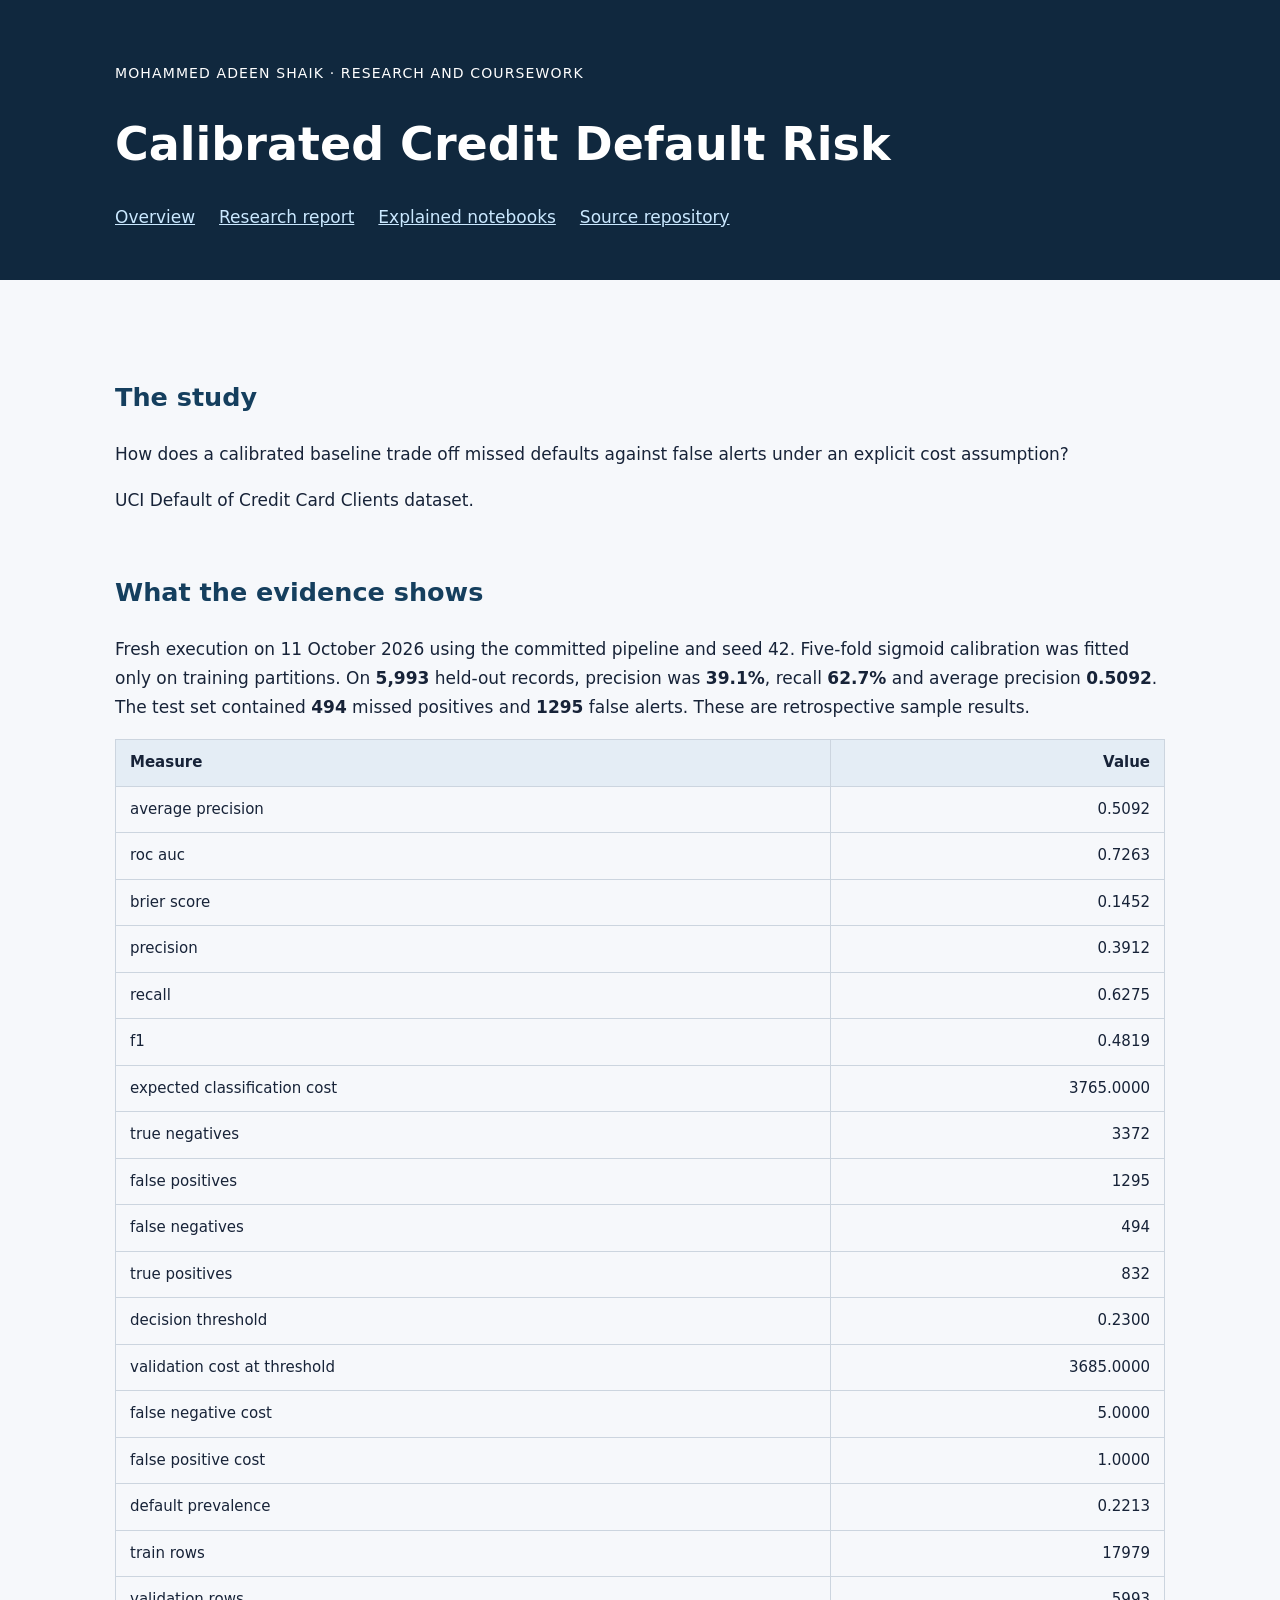
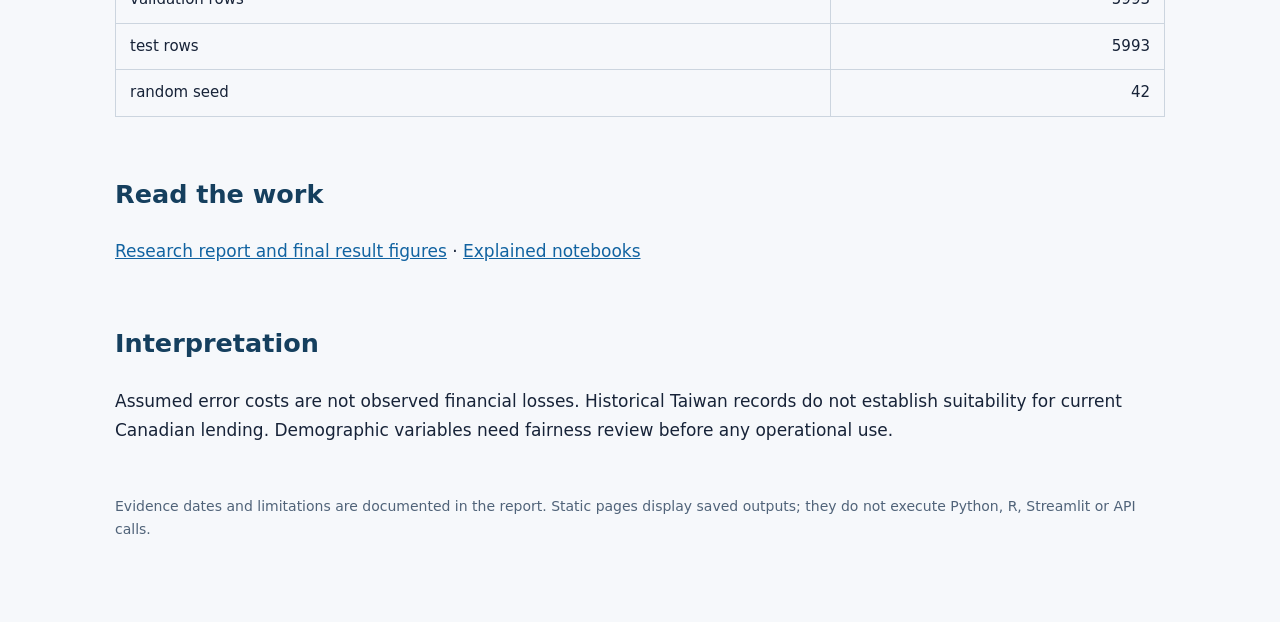
<file: research/index.html>
<!doctype html><html lang="en"><head><meta charset="utf-8"><meta name="viewport" content="width=device-width,initial-scale=1"><title>Calibrated Credit Default Risk</title><link rel="stylesheet" href="style.css"></head><body><header><div><p class="meta">Mohammed Adeen Shaik · Research and coursework</p><h1>Calibrated Credit Default Risk</h1><nav><a href="index.html">Overview</a><a href="report.html">Research report</a><a href="notebooks.html">Explained notebooks</a><a href="https://github.com/Adeen1607/credit-default-risk">Source repository</a></nav></div></header><main><h2>The study</h2><p>How does a calibrated baseline trade off missed defaults against false alerts under an explicit cost assumption?</p><p>UCI Default of Credit Card Clients dataset.</p><h2>What the evidence shows</h2><p>Fresh execution on 11 October 2026 using the committed pipeline and seed 42. Five-fold sigmoid calibration was fitted only on training partitions. On <strong>5,993</strong> held-out records, precision was <strong>39.1%</strong>, recall <strong>62.7%</strong> and average precision <strong>0.5092</strong>. The test set contained <strong>494</strong> missed positives and <strong>1295</strong> false alerts. These are retrospective sample results.</p>
<table>
<thead>
<tr>
<th>Measure</th>
<th style="text-align: right;">Value</th>
</tr>
</thead>
<tbody>
<tr>
<td>average precision</td>
<td style="text-align: right;">0.5092</td>
</tr>
<tr>
<td>roc auc</td>
<td style="text-align: right;">0.7263</td>
</tr>
<tr>
<td>brier score</td>
<td style="text-align: right;">0.1452</td>
</tr>
<tr>
<td>precision</td>
<td style="text-align: right;">0.3912</td>
</tr>
<tr>
<td>recall</td>
<td style="text-align: right;">0.6275</td>
</tr>
<tr>
<td>f1</td>
<td style="text-align: right;">0.4819</td>
</tr>
<tr>
<td>expected classification cost</td>
<td style="text-align: right;">3765.0000</td>
</tr>
<tr>
<td>true negatives</td>
<td style="text-align: right;">3372</td>
</tr>
<tr>
<td>false positives</td>
<td style="text-align: right;">1295</td>
</tr>
<tr>
<td>false negatives</td>
<td style="text-align: right;">494</td>
</tr>
<tr>
<td>true positives</td>
<td style="text-align: right;">832</td>
</tr>
<tr>
<td>decision threshold</td>
<td style="text-align: right;">0.2300</td>
</tr>
<tr>
<td>validation cost at threshold</td>
<td style="text-align: right;">3685.0000</td>
</tr>
<tr>
<td>false negative cost</td>
<td style="text-align: right;">5.0000</td>
</tr>
<tr>
<td>false positive cost</td>
<td style="text-align: right;">1.0000</td>
</tr>
<tr>
<td>default prevalence</td>
<td style="text-align: right;">0.2213</td>
</tr>
<tr>
<td>train rows</td>
<td style="text-align: right;">17979</td>
</tr>
<tr>
<td>validation rows</td>
<td style="text-align: right;">5993</td>
</tr>
<tr>
<td>test rows</td>
<td style="text-align: right;">5993</td>
</tr>
<tr>
<td>random seed</td>
<td style="text-align: right;">42</td>
</tr>
</tbody>
</table><h2>Read the work</h2><p><a href="report.html">Research report and final result figures</a> · <a href="notebooks.html">Explained notebooks</a></p><h2>Interpretation</h2><p>Assumed error costs are not observed financial losses. Historical Taiwan records do not establish suitability for current Canadian lending. Demographic variables need fairness review before any operational use.</p><footer>Evidence dates and limitations are documented in the report. Static pages display saved outputs; they do not execute Python, R, Streamlit or API calls.</footer></main></body></html>
</file>
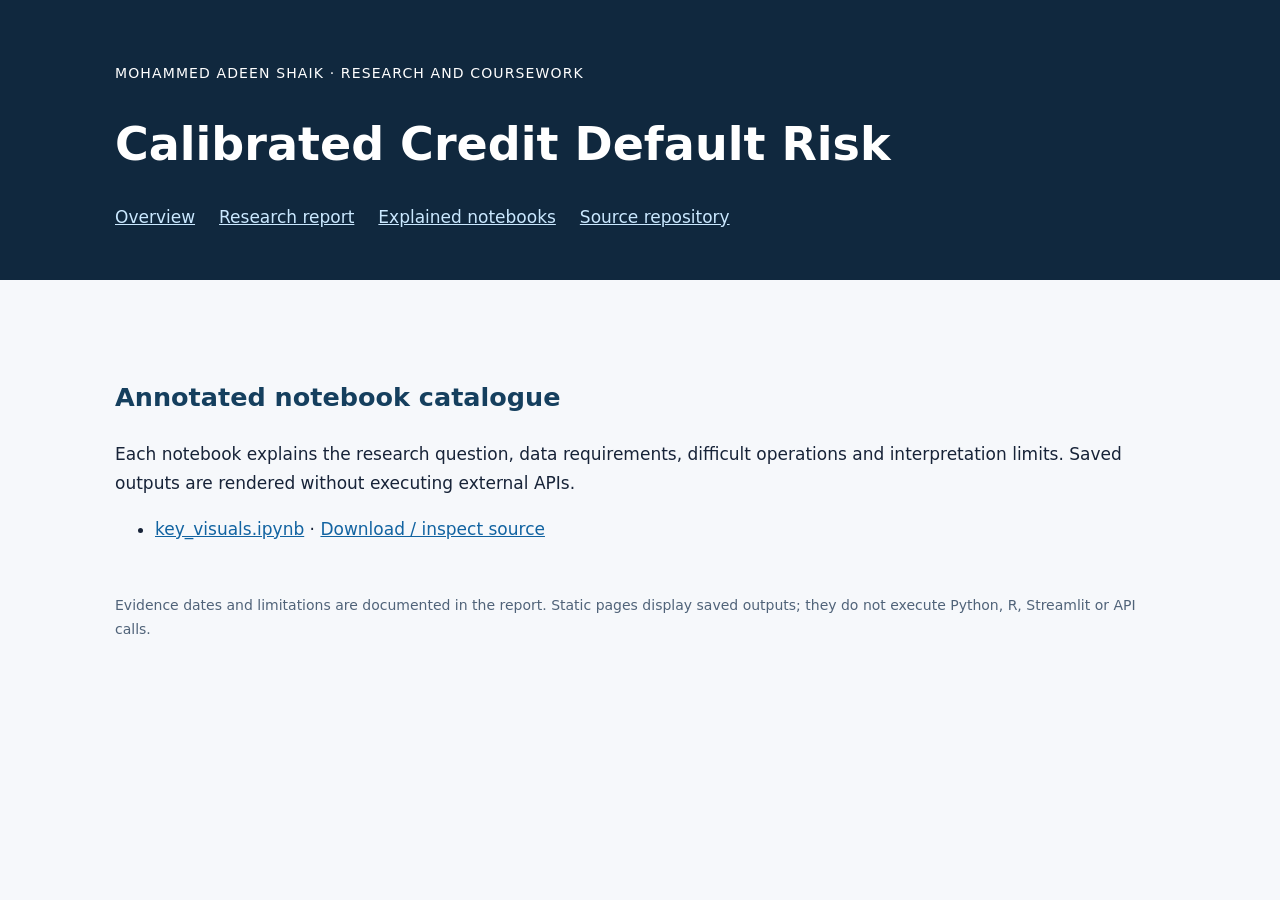
<file: research/notebooks.html>
<!doctype html><html lang="en"><head><meta charset="utf-8"><meta name="viewport" content="width=device-width,initial-scale=1"><title>Calibrated Credit Default Risk</title><link rel="stylesheet" href="style.css"></head><body><header><div><p class="meta">Mohammed Adeen Shaik · Research and coursework</p><h1>Calibrated Credit Default Risk</h1><nav><a href="index.html">Overview</a><a href="report.html">Research report</a><a href="notebooks.html">Explained notebooks</a><a href="https://github.com/Adeen1607/credit-default-risk">Source repository</a></nav></div></header><main><h2>Annotated notebook catalogue</h2><p>Each notebook explains the research question, data requirements, difficult operations and interpretation limits. Saved outputs are rendered without executing external APIs.</p><ul><li><a href="notebooks/key_visuals.html">key_visuals.ipynb</a> · <a href="https://github.com/Adeen1607/credit-default-risk/blob/main/notebooks/key_visuals.ipynb">Download / inspect source</a></li></ul><footer>Evidence dates and limitations are documented in the report. Static pages display saved outputs; they do not execute Python, R, Streamlit or API calls.</footer></main></body></html>
</file>
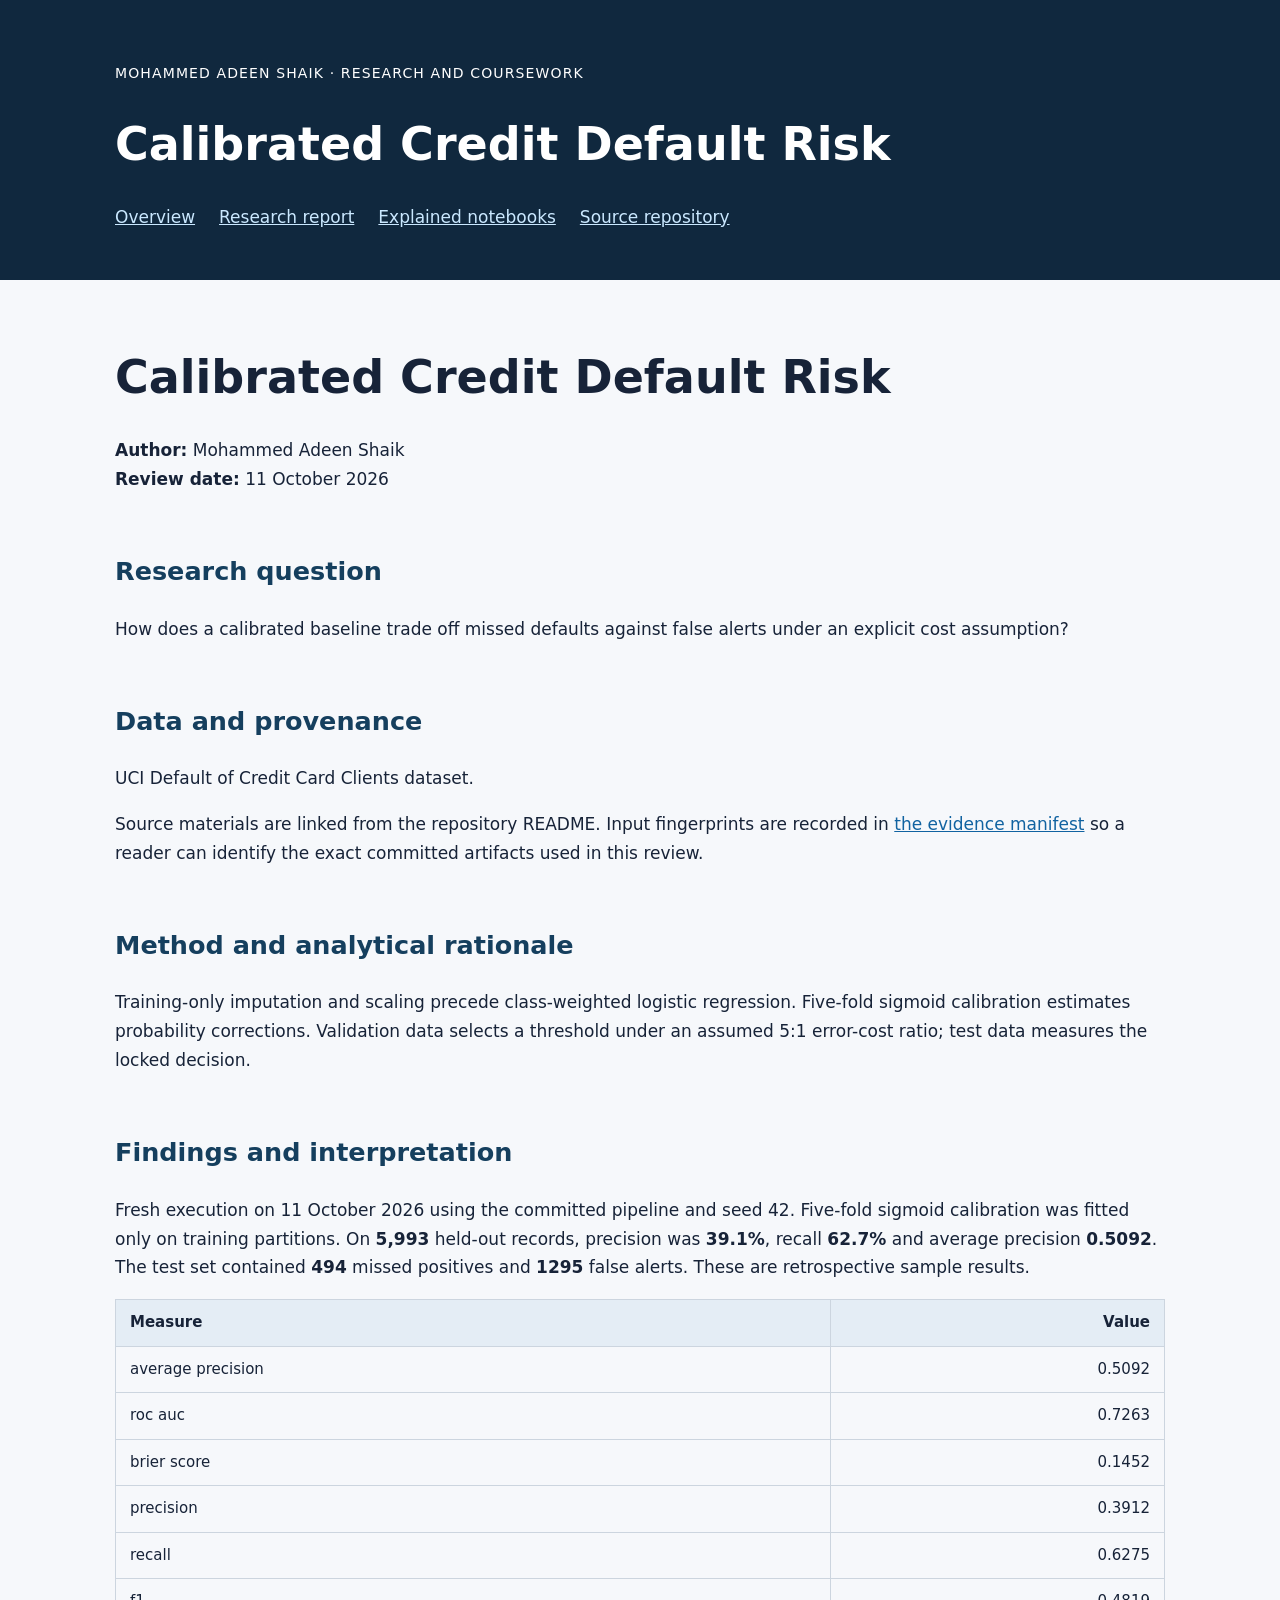
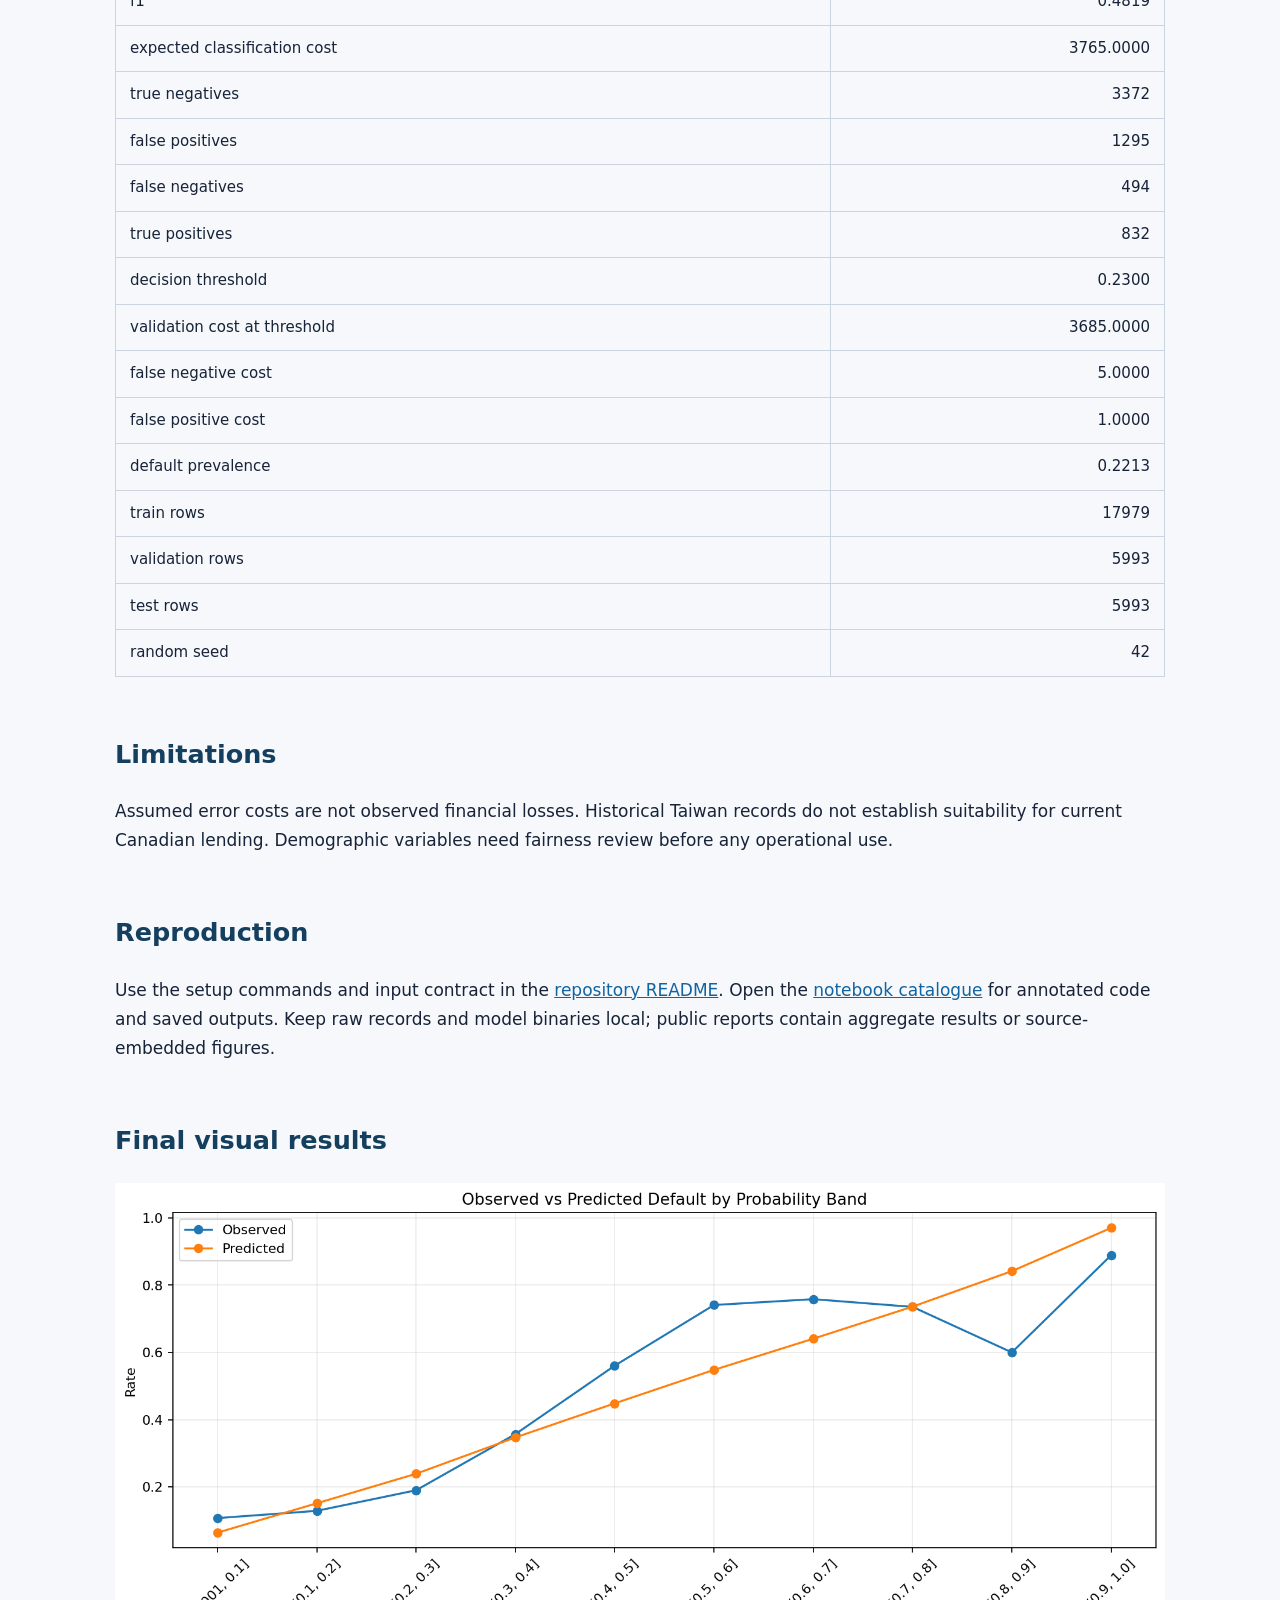
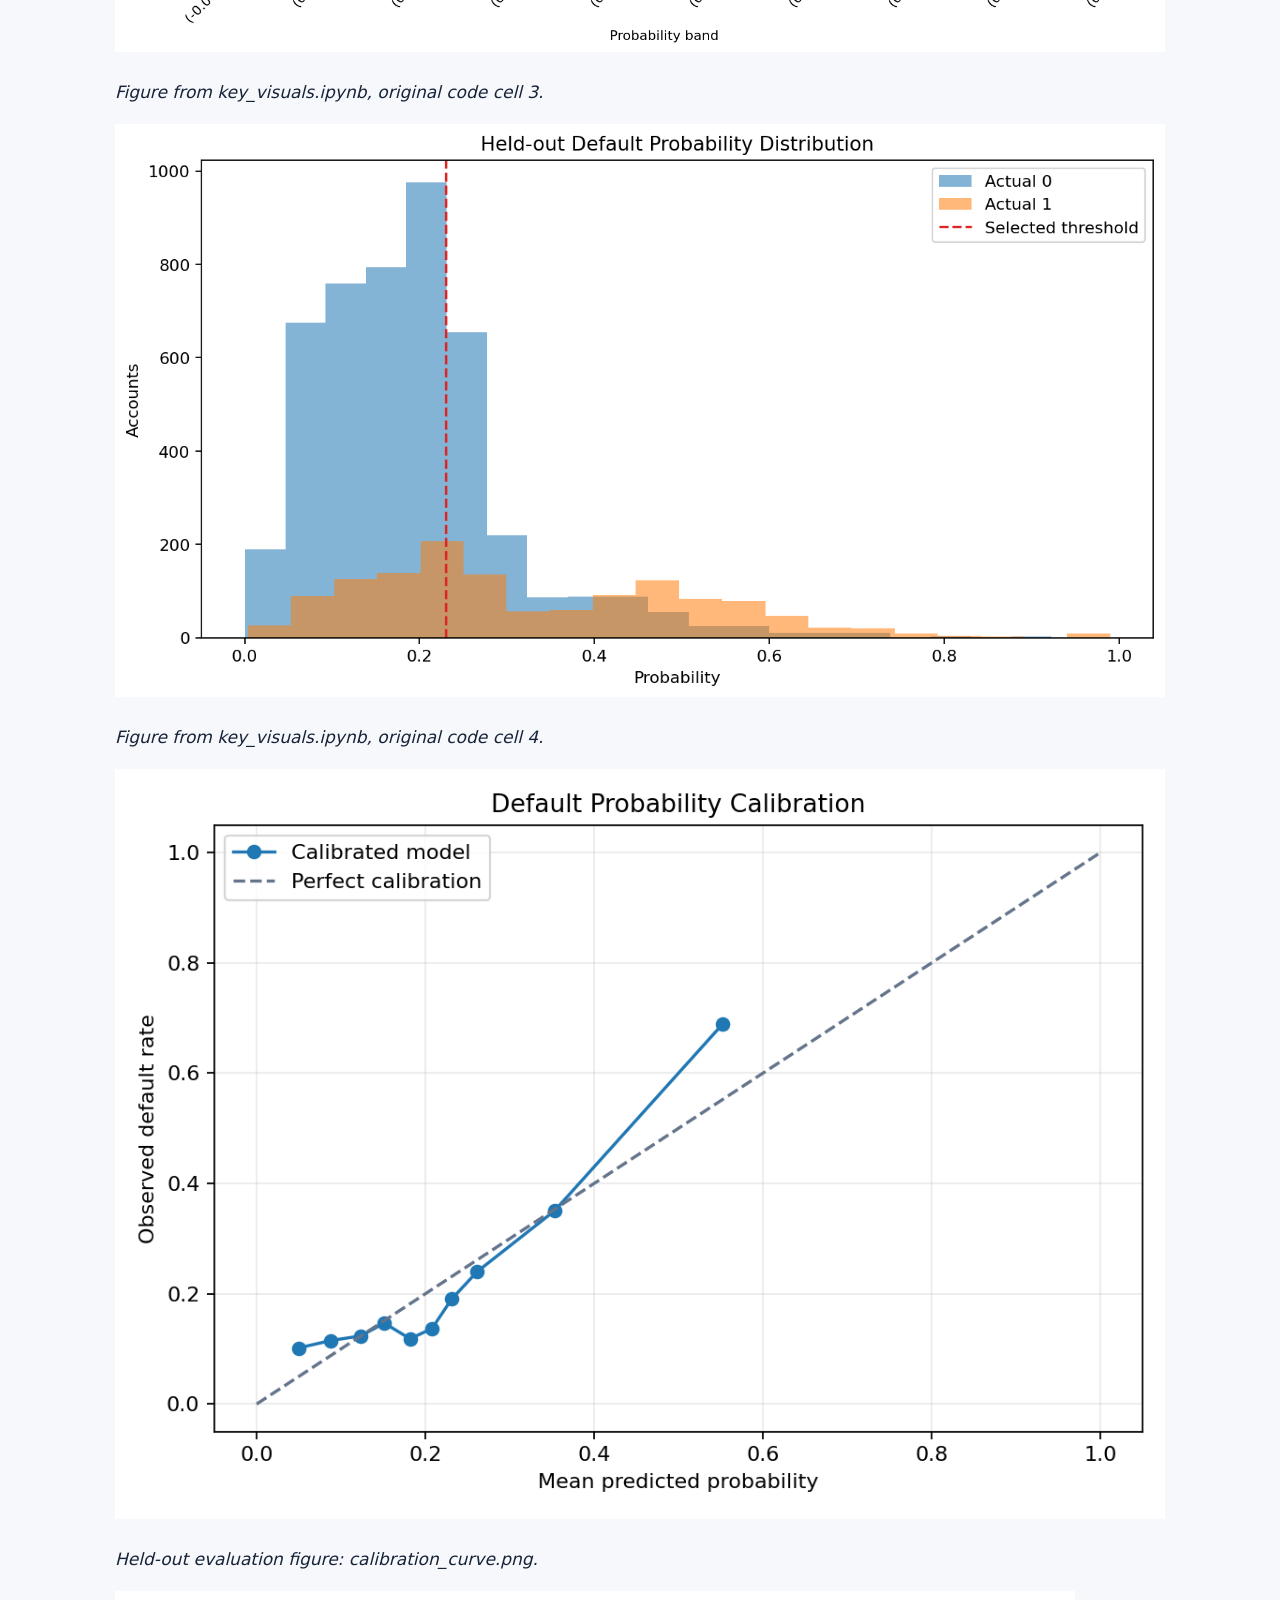
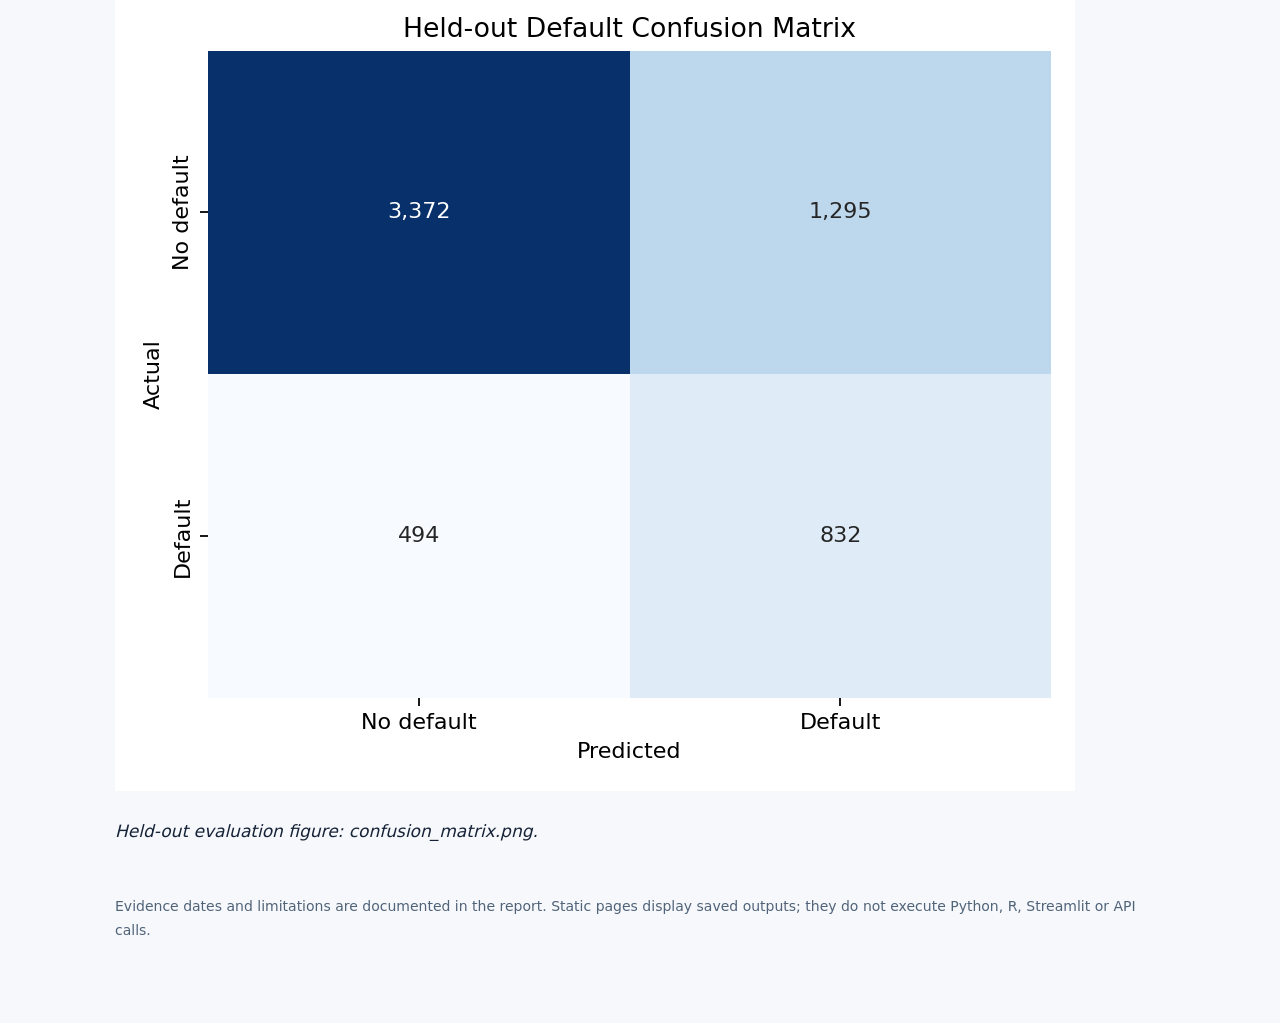
<file: research/report.html>
<!doctype html><html lang="en"><head><meta charset="utf-8"><meta name="viewport" content="width=device-width,initial-scale=1"><title>Calibrated Credit Default Risk</title><link rel="stylesheet" href="style.css"></head><body><header><div><p class="meta">Mohammed Adeen Shaik · Research and coursework</p><h1>Calibrated Credit Default Risk</h1><nav><a href="index.html">Overview</a><a href="report.html">Research report</a><a href="notebooks.html">Explained notebooks</a><a href="https://github.com/Adeen1607/credit-default-risk">Source repository</a></nav></div></header><main><h1 id="calibrated-credit-default-risk">Calibrated Credit Default Risk</h1>
<p><strong>Author:</strong> Mohammed Adeen Shaik<br />
<strong>Review date:</strong> 11 October 2026</p>
<h2 id="research-question">Research question</h2>
<p>How does a calibrated baseline trade off missed defaults against false alerts under an explicit cost assumption?</p>
<h2 id="data-and-provenance">Data and provenance</h2>
<p>UCI Default of Credit Card Clients dataset.</p>
<p>Source materials are linked from the repository README. Input fingerprints are recorded in <a href="evidence.json">the evidence manifest</a> so a reader can identify the exact committed artifacts used in this review.</p>
<h2 id="method-and-analytical-rationale">Method and analytical rationale</h2>
<p>Training-only imputation and scaling precede class-weighted logistic regression. Five-fold sigmoid calibration estimates probability corrections. Validation data selects a threshold under an assumed 5:1 error-cost ratio; test data measures the locked decision.</p>
<h2 id="findings-and-interpretation">Findings and interpretation</h2>
<p>Fresh execution on 11 October 2026 using the committed pipeline and seed 42. Five-fold sigmoid calibration was fitted only on training partitions. On <strong>5,993</strong> held-out records, precision was <strong>39.1%</strong>, recall <strong>62.7%</strong> and average precision <strong>0.5092</strong>. The test set contained <strong>494</strong> missed positives and <strong>1295</strong> false alerts. These are retrospective sample results.</p>
<table>
<thead>
<tr>
<th>Measure</th>
<th style="text-align: right;">Value</th>
</tr>
</thead>
<tbody>
<tr>
<td>average precision</td>
<td style="text-align: right;">0.5092</td>
</tr>
<tr>
<td>roc auc</td>
<td style="text-align: right;">0.7263</td>
</tr>
<tr>
<td>brier score</td>
<td style="text-align: right;">0.1452</td>
</tr>
<tr>
<td>precision</td>
<td style="text-align: right;">0.3912</td>
</tr>
<tr>
<td>recall</td>
<td style="text-align: right;">0.6275</td>
</tr>
<tr>
<td>f1</td>
<td style="text-align: right;">0.4819</td>
</tr>
<tr>
<td>expected classification cost</td>
<td style="text-align: right;">3765.0000</td>
</tr>
<tr>
<td>true negatives</td>
<td style="text-align: right;">3372</td>
</tr>
<tr>
<td>false positives</td>
<td style="text-align: right;">1295</td>
</tr>
<tr>
<td>false negatives</td>
<td style="text-align: right;">494</td>
</tr>
<tr>
<td>true positives</td>
<td style="text-align: right;">832</td>
</tr>
<tr>
<td>decision threshold</td>
<td style="text-align: right;">0.2300</td>
</tr>
<tr>
<td>validation cost at threshold</td>
<td style="text-align: right;">3685.0000</td>
</tr>
<tr>
<td>false negative cost</td>
<td style="text-align: right;">5.0000</td>
</tr>
<tr>
<td>false positive cost</td>
<td style="text-align: right;">1.0000</td>
</tr>
<tr>
<td>default prevalence</td>
<td style="text-align: right;">0.2213</td>
</tr>
<tr>
<td>train rows</td>
<td style="text-align: right;">17979</td>
</tr>
<tr>
<td>validation rows</td>
<td style="text-align: right;">5993</td>
</tr>
<tr>
<td>test rows</td>
<td style="text-align: right;">5993</td>
</tr>
<tr>
<td>random seed</td>
<td style="text-align: right;">42</td>
</tr>
</tbody>
</table>
<h2 id="limitations">Limitations</h2>
<p>Assumed error costs are not observed financial losses. Historical Taiwan records do not establish suitability for current Canadian lending. Demographic variables need fairness review before any operational use.</p>
<h2 id="reproduction">Reproduction</h2>
<p>Use the setup commands and input contract in the <a href="https://github.com/Adeen1607/credit-default-risk#readme">repository README</a>. Open the <a href="notebooks.html">notebook catalogue</a> for annotated code and saved outputs. Keep raw records and model binaries local; public reports contain aggregate results or source-embedded figures.</p>
<h2 id="final-visual-results">Final visual results</h2>
<p><img alt="Figure from key_visuals.ipynb, original code cell 3" src="figures/key_visuals-cell-3.png" /></p>
<p><em>Figure from key_visuals.ipynb, original code cell 3.</em></p>
<p><img alt="Figure from key_visuals.ipynb, original code cell 4" src="figures/key_visuals-cell-4.png" /></p>
<p><em>Figure from key_visuals.ipynb, original code cell 4.</em></p>
<p><img alt="Held-out evaluation figure: calibration_curve.png" src="figures/calibration_curve.png" /></p>
<p><em>Held-out evaluation figure: calibration_curve.png.</em></p>
<p><img alt="Held-out evaluation figure: confusion_matrix.png" src="figures/confusion_matrix.png" /></p>
<p><em>Held-out evaluation figure: confusion_matrix.png.</em></p><footer>Evidence dates and limitations are documented in the report. Static pages display saved outputs; they do not execute Python, R, Streamlit or API calls.</footer></main></body></html>
</file>
<file: research/style.css>
body{margin:0;background:#f6f8fb;color:#172338;font:17px/1.7 system-ui,sans-serif}main{max-width:1050px;margin:auto;padding:40px 28px 80px}header{background:#10283e;color:white;padding:48px 28px}header>div{max-width:1050px;margin:auto}h1{font-size:clamp(30px,5vw,46px);line-height:1.2}h2{margin-top:2.2em;color:#153f5e}h3{color:#245674}a{color:#1163a1}header a{color:#cae8ff}nav{display:flex;gap:24px;flex-wrap:wrap}img{max-width:100%;height:auto;background:white}table{border-collapse:collapse;width:100%;font-size:15px}td,th{padding:10px 14px;text-align:left;border:1px solid #ccd5df}th{background:#e4edf5}pre{overflow:auto;background:#e9eef4;padding:18px;border-radius:5px}code{font-size:14px}figure{margin:30px 0}figcaption{font-size:14px;color:#506379}.meta{font-size:14px;letter-spacing:.08em;text-transform:uppercase}details{margin:18px 0;padding:12px;border:1px solid #cdd8e2}summary{cursor:pointer}footer{margin-top:50px;font-size:14px;color:#506379} @media(max-width:600px){main{padding:24px 16px}table{display:block;overflow:auto}header{padding:30px 16px}}
</file>
